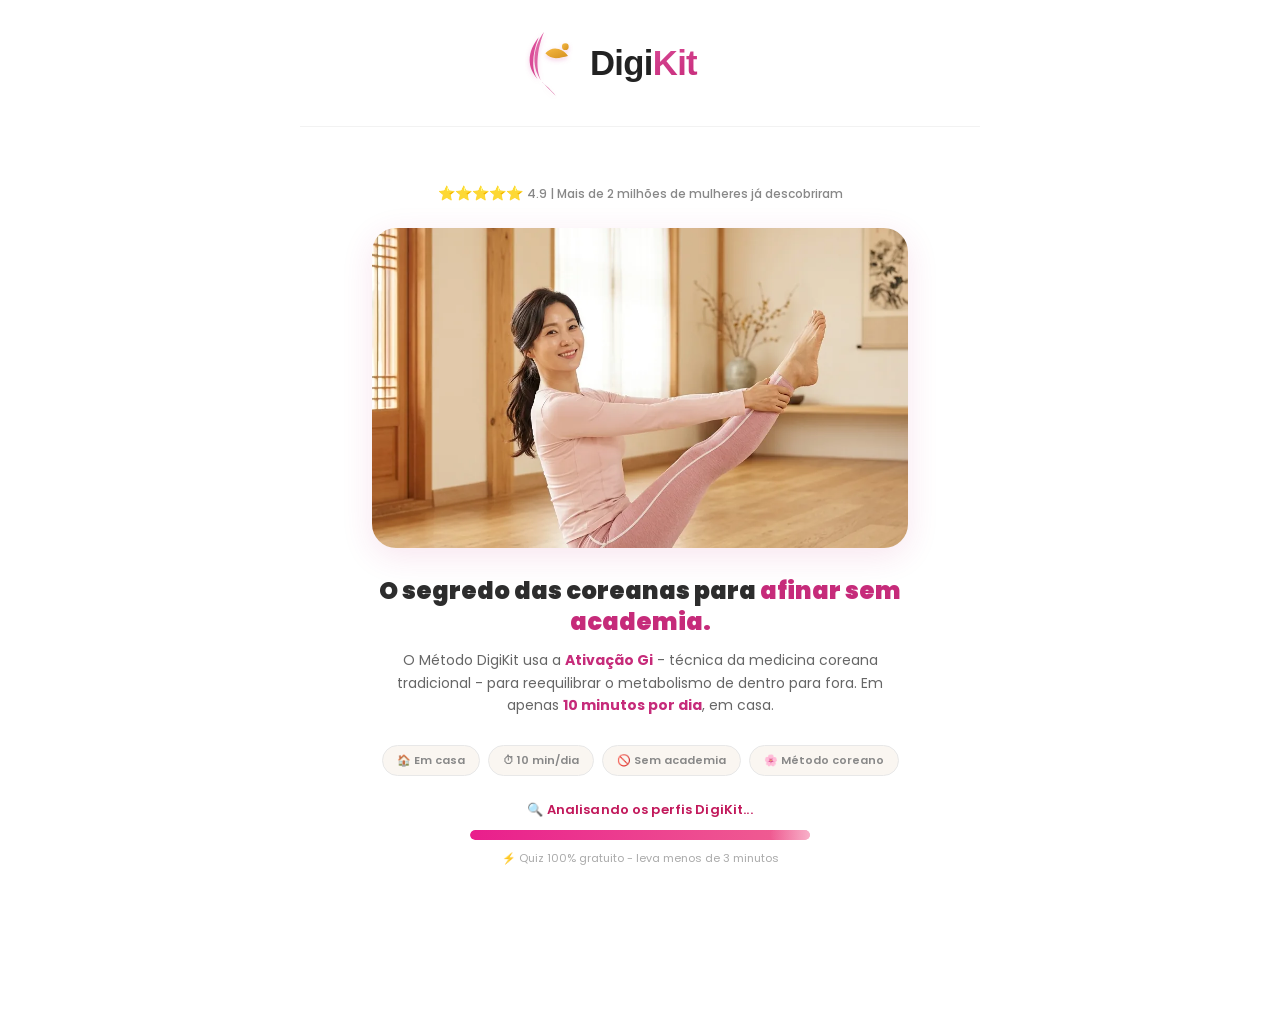
<file: index.html>
<!DOCTYPE html>

<html lang="pt-BR">
<head>
<meta charset="utf-8"/>
<meta content="width=device-width, initial-scale=1.0" name="viewport"/>
<title>Método DigiKit - O segredo das coreanas para afinar sem academia</title>
<meta content="Faça o quiz gratuito e descubra como o Método DigiKit pode transformar seu corpo em 21 dias com apenas 10 minutos por dia." name="description"/>
<script defer src="tracking-config.js"></script>
<script>
window.dataLayer = window.dataLayer || [];
(function(w,d,s,l,i){w[l]=w[l]||[];w[l].push({'gtm.start': new Date().getTime(),event:'gtm.js'});var f=d.getElementsByTagName(s)[0],j=d.createElement(s),dl=l!='dataLayer'?'&l='+l:'';j.async=true;j.src='https://www.googletagmanager.com/gtm.js?id='+i+dl;f.parentNode.insertBefore(j,f);})(window,document,'script','dataLayer','GTM-5SXNTQXJ');
</script>
<script defer src="tracking.js"></script>
<link as="image" fetchpriority="high" href="hero.webp" rel="preload"/>
<link as="image" fetchpriority="high" href="logo.svg" rel="preload"/>
<link href="styles.css" rel="stylesheet"/>
<style>
  /* Logo header */
  .logo-header {
    display: flex;
    align-items: center;
    gap: 8px;
    padding: 12px 20px;
    background: var(--white);
    border-bottom: 1px solid rgba(0,0,0,0.05);
  }
  .logo-header img {
    height: 44px;
    width: auto;
    max-width: 160px;
    object-fit: contain;
  }

  /* Progress bar area */
  .progress-area {
    margin: 24px auto 8px;
    width: 100%;
    max-width: 340px;
    text-align: center;
  }

  .progress-label {
    font-size: 13px;
    font-weight: 600;
    color: #c2185b;
    margin-bottom: 10px;
    min-height: 20px;
    transition: opacity 0.4s ease;
    letter-spacing: 0.01em;
  }

  .progress-track {
    width: 100%;
    height: 10px;
    background: #fce4ec;
    border-radius: 99px;
    overflow: hidden;
    position: relative;
  }

  .progress-fill {
    height: 100%;
    width: 0%;
    background: linear-gradient(90deg, #e91e8c, #f06292);
    border-radius: 99px;
    animation: fillBar 12s linear forwards;
    position: relative;
  }

  .progress-fill::after {
    content: '';
    position: absolute;
    top: 0;
    right: 0;
    width: 40px;
    height: 100%;
    background: linear-gradient(90deg, transparent, rgba(255,255,255,0.5));
    border-radius: 99px;
    animation: shimmer 1.2s ease-in-out infinite;
  }

  @keyframes fillBar {
    from { width: 0%; }
    to   { width: 100%; }
  }

  @keyframes shimmer {
    0%   { opacity: 0; }
    50%  { opacity: 1; }
    100% { opacity: 0; }
  }

  .progress-subtext {
    font-size: 11px;
    color: #aaa;
    margin-top: 10px;
    text-align: center;
  }
</style>
</head>
<body>

<div class="app-container" id="app">
<!-- LOGO HEADER -->
<div class="logo-header">
<img decoding="async" alt="Método DigiKit" src="logo.svg"/>
</div>
<!-- LANDING HERO -->
<div class="screen active" id="screenLanding">
<div class="hero-section">
<!-- Stars -->
<div class="hero-stars animate-fade">
        ⭐⭐⭐⭐⭐ <span>4.9 | Mais de 2 milhões de mulheres já descobriram</span>
</div>
<!-- Hero Image -->
<img decoding="async" alt="Método DigiKit" class="hero-image animate-fadeUp" src="hero.webp"/>
<!-- Headline -->
<h1 class="hero-headline animate-fadeUp">
        O segredo das coreanas para <em>afinar sem academia.</em>
</h1>
<p class="hero-subheadline animate-fadeUp">
        O Método DigiKit usa a <strong>Ativação Gi</strong> - técnica da medicina coreana
        tradicional - para reequilibrar o metabolismo de dentro para fora.
        Em apenas <strong>10 minutos por dia</strong>, em casa.
      </p>
<!-- Trust Badges -->
<div class="hero-badges animate-fadeUp">
<div class="hero-badge">🏠 Em casa</div>
<div class="hero-badge">⏱ 10 min/dia</div>
<div class="hero-badge">🚫 Sem academia</div>
<div class="hero-badge">🌸 Método coreano</div>
</div>
<!-- PROGRESS BAR (substitui o botão) -->
<div class="progress-area animate-fadeUp">
<div class="progress-label" id="progressLabel">🔍 Analisando os perfis DigiKit...</div>
<div class="progress-track">
<div class="progress-fill" id="progressFill"></div>
</div>
<p class="progress-subtext">⚡ Quiz 100% gratuito - leva menos de 3 minutos</p>
</div>
</div>
</div>
</div>
<script>
(function () {
  // ============================================================
  // VARIAÇÃO V2 — Novo checkout: pay.cakto.com.br/93ktrhz_1124109
  // ============================================================
  var NEW_CHECKOUT_URL = 'https://pay.cakto.com.br/93ktrhz_1124109';

  // Dispara evento de tracking imediatamente (100% dos visitantes)
  if (window.digikitTracking) {
    window.digikitTracking.track('landing_intro_continue', { location: 'landing_hero_auto' });
  }

  // Textos rotativos
  var labels = [
    '🔍 Analisando os perfis DigiKit...',
    '📊 Cruzando com os dados das alunas...',
    '✅ Seu Desafio de 21 dias está quase pronto!'
  ];
  var el = document.getElementById('progressLabel');
  var idx = 0;

  var rotateInterval = setInterval(function () {
    idx++;
    if (idx < labels.length) {
      el.style.opacity = '0';
      setTimeout(function () {
        el.textContent = labels[idx];
        el.style.opacity = '1';
      }, 400);
    } else {
      clearInterval(rotateInterval);
    }
  }, 4000); // troca a cada 4s: 0s, 4s, 8s → redirect em 12s

  // Redireciona após 12 segundos
  setTimeout(function () {
    if (window.digikitTracking) {
      window.digikitTracking.track('landing_to_quiz_click', { location: 'landing_progress_bar' });
    }
    // Marca a variação v2 no localStorage (persiste em todo o funil)
    try { localStorage.setItem('digikit_funnel_variant', 'wiapy'); } catch(e) {}
    // Preserva UTMs e fbclid na URL do quiz
    var params = window.location.search;
    window.location.href = 'quiz.html' + params;
  }, 12000);
})();
</script>
</body>
</html>
</file>
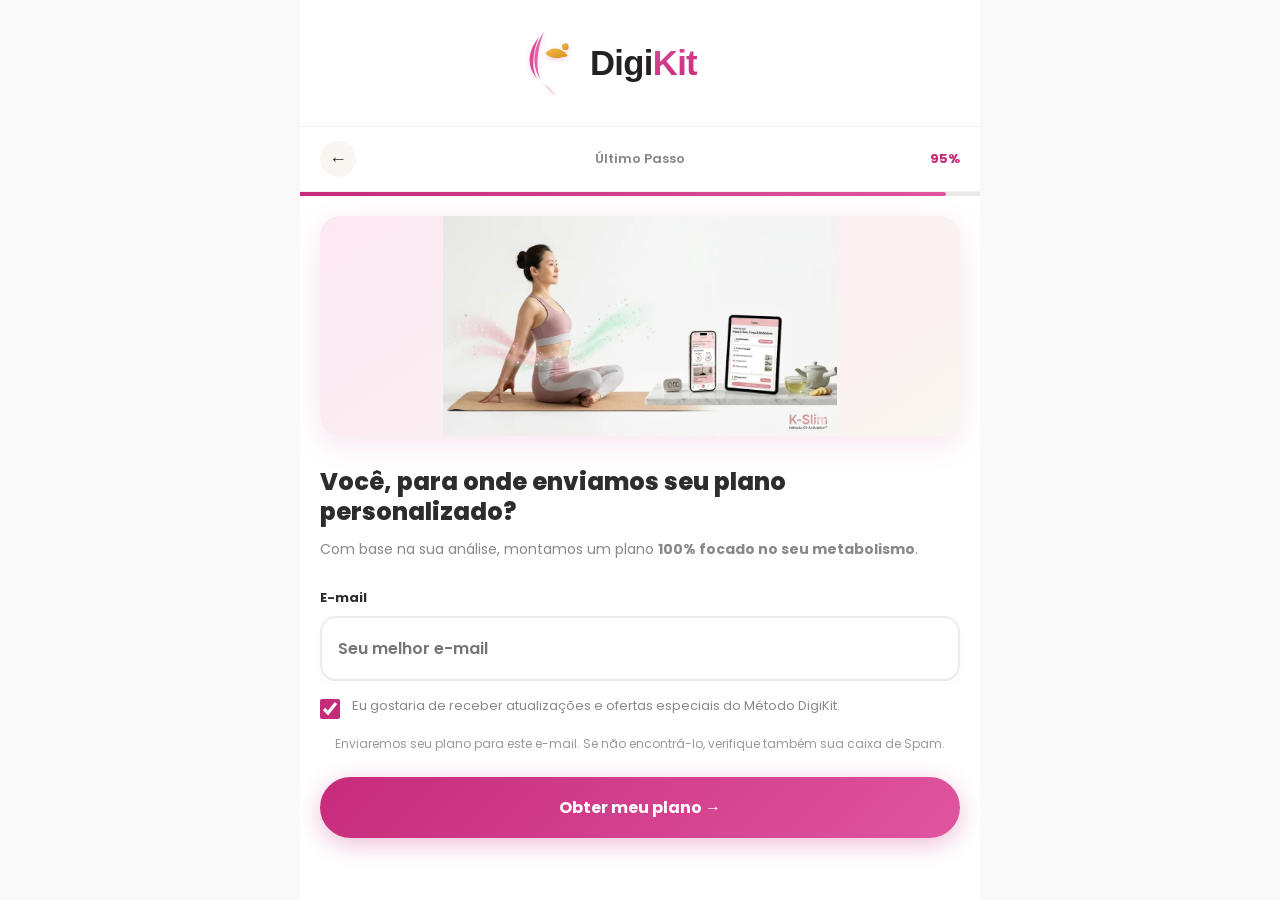
<file: email-capture.html>
<!DOCTYPE html>

<html lang="pt-BR">
<head>
<!-- UTMify: Captura de UTMs para rastreamento de ROI -->

<meta charset="utf-8"/>
<meta content="width=device-width, initial-scale=1.0" name="viewport"/>
<title>Último Passo — Método DigiKit</title>
<script src="tracking-config.js"></script>
<script>
window.dataLayer = window.dataLayer || [];
(function(w,d,s,l,i){w[l]=w[l]||[];w[l].push({'gtm.start': new Date().getTime(),event:'gtm.js'});var f=d.getElementsByTagName(s)[0],j=d.createElement(s),dl=l!='dataLayer'?'&l='+l:'';j.async=true;j.src='https://www.googletagmanager.com/gtm.js?id='+i+dl;f.parentNode.insertBefore(j,f);})(window,document,'script','dataLayer','GTM-5SXNTQXJ');
</script>
<script src="tracking.js"></script>
<link as="image" fetchpriority="high" href="img/email_hero.webp" rel="preload"/>
<link as="image" href="logo.webp" rel="preload"/>
<link href="https://fonts.googleapis.com/css2?family=Poppins:wght@400;500;600;700;800&amp;display=swap" rel="stylesheet"/>
<link href="styles.css" rel="stylesheet"/>
<style>
  body { background: #F9F9F9; }
  .fade-in-up {
    animation: fadeInUp 0.6s cubic-bezier(0.16, 1, 0.3, 1) forwards;
  }
  @keyframes fadeInUp {
    from { opacity: 0; transform: translateY(20px); }
    to { opacity: 1; transform: translateY(0); }
  }
  
  .hero-capture {
    width: 100%;
    height: 220px;
    object-fit: contain;
    border-radius: 20px;
    margin-bottom: 24px;
    background: linear-gradient(145deg, #fce8f3 0%, #FAF6F1 100%);
    box-shadow: var(--shadow);
  }

  .capture-title {
    font-size: 24px;
    font-weight: 800;
    color: var(--black);
    line-height: 1.25;
    margin-bottom: 12px;
  }

  .capture-text {
    font-size: 14px;
    color: var(--gray);
    line-height: 1.5;
    margin-bottom: 28px;
  }

  .input-wrapper {
    position: relative;
    margin-bottom: 24px;
  }

  .floating-label {
    position: absolute;
    left: 18px;
    top: 18px;
    font-size: 14px;
    color: #999;
    font-weight: 500;
    pointer-events: none;
    transition: 0.2s ease all;
  }

  .email-input {
    width: 100%;
    background: #fff;
    border: 2px solid #EBEBEB;
    border-radius: 16px;
    padding: 24px 18px 10px 18px;
    font-size: 16px;
    font-weight: 600;
    font-family: 'Poppins', sans-serif;
    color: var(--black);
    transition: all 0.3s ease;
    box-shadow: 0 4px 15px rgba(0,0,0,0.02);
  }

  .email-input:focus {
    outline: none;
    border-color: var(--pink);
    background: #fff;
    box-shadow: 0 0 0 4px rgba(198,43,122,0.1);
  }

  .email-input:focus ~ .floating-label,
  .email-input:not(:placeholder-shown) ~ .floating-label {
    top: 8px;
    font-size: 11px;
    color: var(--pink);
    font-weight: 600;
  }

  .error-msg {
    color: var(--red);
    font-size: 13px;
    margin-top: 8px;
    display: none;
    font-weight: 500;
  }

  .guarantee {
    display: flex;
    align-items: center;
    justify-content: center;
    gap: 8px;
    margin-top: 16px;
    font-size: 12px;
    color: #A0A0A0;
    font-weight: 500;
  }

  /* Specific fix for desktop container to look like the quiz */
  body {
    background: #F9F9F9;
  }
</style>
</head>
<body>

<div class="app-container">
<div class="logo-header" style="text-align: center; padding: 24px 0 16px;"><img decoding="async" alt="DigiKit" inline-block'" src="logo.svg" style="height: 38px; width: auto; display: inline-block;"/><span style="display:none;font-size:18px;font-weight:800;color:var(--pink)">DIGIKIT</span></div>
<div class="top-bar">
<button class="back-btn" onclick="goBack()">←</button>
<span class="section-title">Último Passo</span>
<span class="progress-pct">95%</span>
</div>
<div class="progress-bar-wrapper">
<div class="progress-bar-fill" style="width:95%"></div>
</div>
<!-- Capture Content -->
<div class="fade-in-up" style="padding: 20px;">
<!-- Imagem Hero Premium gerada -->
<img decoding="async" alt="Seu Plano DigiKit" class="hero-capture" src="img/email_hero.webp"/>
<h1 class="capture-title"><span id="uName"></span>, para onde enviamos seu plano personalizado?</h1>
<p class="capture-text">
      Com base na sua análise, montamos um plano <strong>100% focado no seu metabolismo</strong>.
    </p>
<!-- Label como no original -->
<div style="font-size: 13px; font-weight: 700; color: var(--black); margin-bottom: 8px;">E-mail</div>
<div class="input-wrapper" style="margin-bottom: 16px;">
<input class="email-input" id="emailInput" placeholder="Seu melhor e-mail" required="" style="padding: 18px 16px;" type="email"/>
<div class="error-msg" id="errorMsg">⚠️ Insira um e-mail válido com @ para continuar.</div>
</div>
<!-- Checkbox de Opt-in -->
<label style="display: flex; align-items: flex-start; gap: 12px; margin-bottom: 16px; cursor: pointer;">
<input checked="" id="updateOptin" style="width: 20px; height: 20px; margin-top: 2px; accent-color: var(--pink); cursor: pointer;" type="checkbox"/>
<span style="font-size: 13px; color: var(--gray); line-height: 1.4;">
        Eu gostaria de receber atualizações e ofertas especiais do Método DigiKit.
      </span>
</label>
<!-- Mini disclaimer -->
<div style="font-size: 12px; color: #999; text-align: center; margin-bottom: 24px;">
      Enviaremos seu plano para este e-mail. Se não encontrá-lo, verifique também sua caixa de Spam.
    </div>
<button class="cta-btn pulse-glow" id="submitBtn" onclick="submitEmail()">
      Obter meu plano →
    </button>
</div>
</div>
<script>
  // Puxar o nome do localStorage de forma segura
  let answers = {};
  try {
    const raw = localStorage.getItem('digikit_answers');
    if (raw && raw !== "null" && raw !== "undefined") {
      answers = JSON.parse(raw) || {};
    }
  } catch (e) {
    console.error("[DigiKit] localStorage bloqueado:", e);
  }

  if (answers.firstName) {
    const n = answers.firstName.charAt(0).toUpperCase() + answers.firstName.slice(1);
    document.getElementById('uName').innerText = n;
  } else {
    document.getElementById('uName').innerText = 'Você';
  }

  function goBack() {
    window.location.href = 'quiz.html';
  }

  function submitEmail() {
    const email = document.getElementById('emailInput').value;
    const errorMsg = document.getElementById('errorMsg');
    const btn = document.getElementById('submitBtn');

    // Regex de validação real de e-mail
    const emailRegex = /^[^\s@]+@[^\s@]+\.[^\s@]+$/;

    if (!email || !emailRegex.test(email)) {
      errorMsg.style.display = 'block';
      document.getElementById('emailInput').style.borderColor = 'var(--red)';
      return;
    }

    errorMsg.style.display = 'none';
    document.getElementById('emailInput').style.borderColor = 'var(--green)';

    // Loading state no botão
    btn.innerHTML = '<span style="opacity:0.8">Processando...</span>';
    btn.style.transform = 'scale(0.98)';
    btn.disabled = true;

    // Salva e avança de forma segura (funciona até em navegador privado/Instagram)
    let savedAnswers = {};
    try {
      const raw = localStorage.getItem('digikit_answers');
      if (raw && raw !== "null" && raw !== "undefined") {
        savedAnswers = JSON.parse(raw) || {};
      }
    } catch (e) {
      console.error("[DigiKit] localStorage bloqueado ao ler:", e);
    }

    savedAnswers.email = email;

    try {
      localStorage.setItem('digikit_answers', JSON.stringify(savedAnswers));
    } catch (e) {
      console.error("[DigiKit] localStorage bloqueado ao gravar:", e);
    }

    // Envia silenciosamente para o Systeme.io via funcao backend Vercel
    // Sem risco de bloquear o redirecionamento -- falha silenciosa garantida
    try {
      const name = savedAnswers.firstName || '';
      fetch('/funil/capture-lead.php', {
        method: 'POST',
        headers: { 'Content-Type': 'application/json' },
        keepalive: true, // Garante que o navegador termine de enviar mesmo se mudar de pagina
        body: JSON.stringify({ email: email, firstName: name })
      }).then(function(r) { return r.json(); }).then(function(data) {
        console.log('[DigiKit] Lead enviada ao Systeme.io:', data);
      }).catch(function(err) {
        console.error('[DigiKit] Falha silenciosa Systeme.io:', err);
      });
    } catch (err) {
      console.error('[DigiKit] Erro no envio silencioso:', err);
    }

    let isRedirecting = false;
    const redirect = () => {
      if (isRedirecting) return;
      isRedirecting = true;
      var _p = new URLSearchParams(window.location.search);
      var _co = _p.get('checkout_url');
      window.location.href = 'scratchcard.html' + (_co ? '?checkout_url=' + encodeURIComponent(_co) : '');
    };

    if (window.digikitTracking) {
      try {
        window.digikitTracking.track('lead_email_submit', {
          step: 'email_capture',
          email_domain: String(email).split('@')[1] || '',
          eventCallback: redirect,
          eventTimeout: 2000
        });
      } catch (err) {
        console.error("[DigiKit] Erro de tracking em submitEmail:", err);
        redirect();
      }
      // Fallback extra caso o GTM demore ou falhe
      setTimeout(redirect, 2500);
    } else {
      // Sem tracking: avança direto após 500ms
      setTimeout(redirect, 500);
    }
  }
</script>
</body>
</html>
</file>
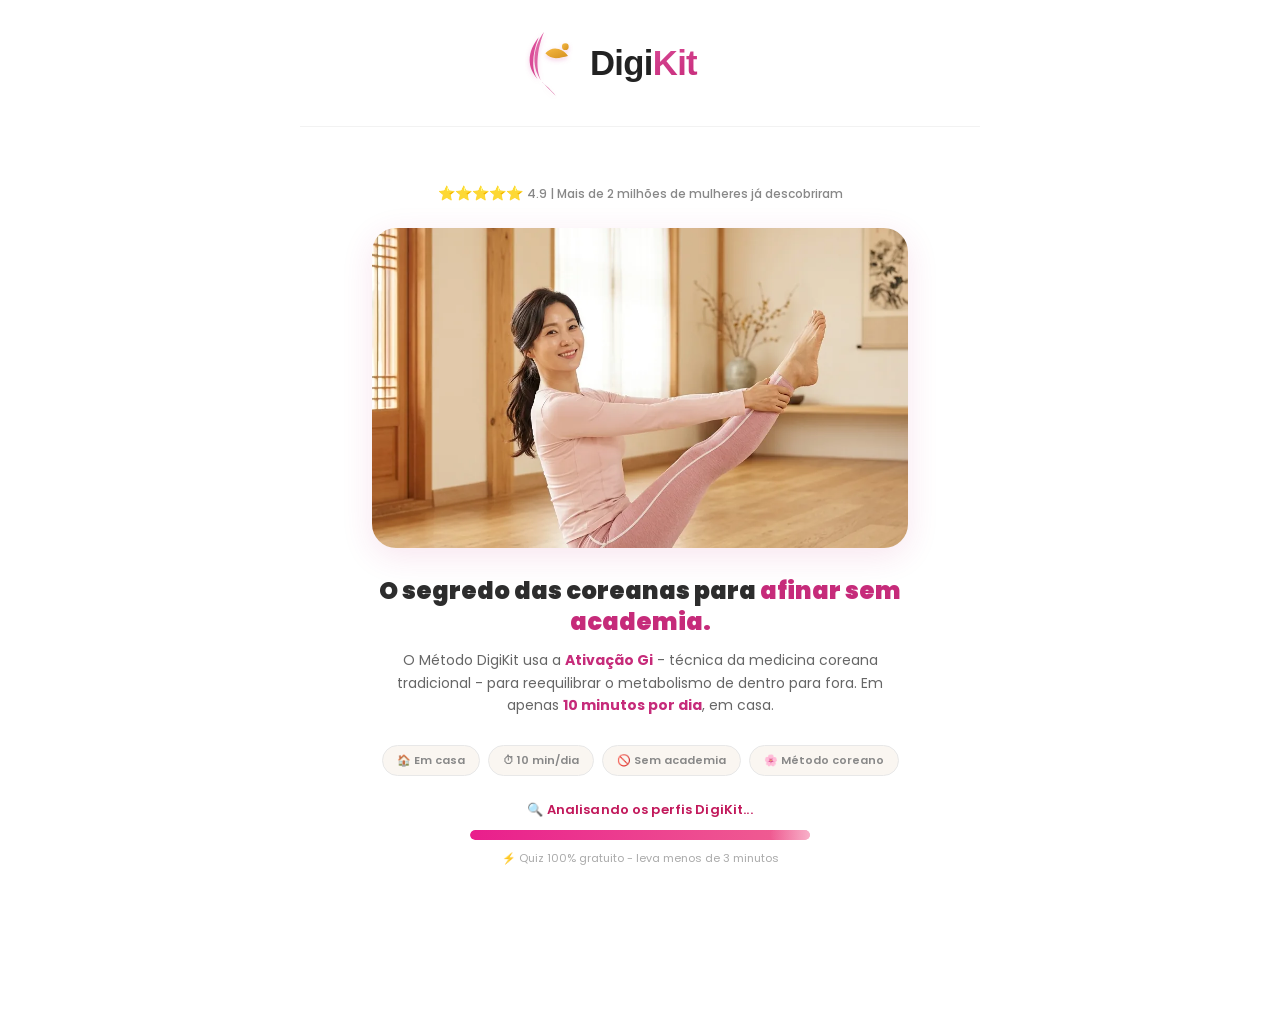
<file: index2-wiapy.html>
<!DOCTYPE html>

<html lang="pt-BR">
<head>
<meta charset="utf-8"/>
<meta content="width=device-width, initial-scale=1.0" name="viewport"/>
<title>Método DigiKit - O segredo das coreanas para afinar sem academia</title>
<meta content="Faça o quiz gratuito e descubra como o Método DigiKit pode transformar seu corpo em 21 dias com apenas 10 minutos por dia." name="description"/>
<script src="tracking-config.js"></script>
<script>
window.dataLayer = window.dataLayer || [];
(function(w,d,s,l,i){w[l]=w[l]||[];w[l].push({'gtm.start': new Date().getTime(),event:'gtm.js'});var f=d.getElementsByTagName(s)[0],j=d.createElement(s),dl=l!='dataLayer'?'&l='+l:'';j.async=true;j.src='https://www.googletagmanager.com/gtm.js?id='+i+dl;f.parentNode.insertBefore(j,f);})(window,document,'script','dataLayer','GTM-5SXNTQXJ');
</script>
<script src="tracking.js"></script>
<link as="image" fetchpriority="high" href="hero.webp" rel="preload"/>
<link as="image" href="logo.webp" rel="preload"/>
<link href="styles.css" rel="stylesheet"/>
<style>
  /* Logo header */
  .logo-header {
    display: flex;
    align-items: center;
    gap: 8px;
    padding: 12px 20px;
    background: var(--white);
    border-bottom: 1px solid rgba(0,0,0,0.05);
  }
  .logo-header img {
    height: 44px;
    width: auto;
    max-width: 160px;
    object-fit: contain;
  }

  /* Progress bar area */
  .progress-area {
    margin: 24px auto 8px;
    width: 100%;
    max-width: 340px;
    text-align: center;
  }

  .progress-label {
    font-size: 13px;
    font-weight: 600;
    color: #c2185b;
    margin-bottom: 10px;
    min-height: 20px;
    transition: opacity 0.4s ease;
    letter-spacing: 0.01em;
  }

  .progress-track {
    width: 100%;
    height: 10px;
    background: #fce4ec;
    border-radius: 99px;
    overflow: hidden;
    position: relative;
  }

  .progress-fill {
    height: 100%;
    width: 0%;
    background: linear-gradient(90deg, #e91e8c, #f06292);
    border-radius: 99px;
    animation: fillBar 12s linear forwards;
    position: relative;
  }

  .progress-fill::after {
    content: '';
    position: absolute;
    top: 0;
    right: 0;
    width: 40px;
    height: 100%;
    background: linear-gradient(90deg, transparent, rgba(255,255,255,0.5));
    border-radius: 99px;
    animation: shimmer 1.2s ease-in-out infinite;
  }

  @keyframes fillBar {
    from { width: 0%; }
    to   { width: 100%; }
  }

  @keyframes shimmer {
    0%   { opacity: 0; }
    50%  { opacity: 1; }
    100% { opacity: 0; }
  }

  .progress-subtext {
    font-size: 11px;
    color: #aaa;
    margin-top: 10px;
    text-align: center;
  }
</style>
</head>
<body>

<div class="app-container" id="app">
<!-- LOGO HEADER -->
<div class="logo-header">
<img decoding="async" alt="Método DigiKit" src="logo.svg"/>
</div>
<!-- LANDING HERO -->
<div class="screen active" id="screenLanding">
<div class="hero-section">
<!-- Stars -->
<div class="hero-stars animate-fade">
        ⭐⭐⭐⭐⭐ <span>4.9 | Mais de 2 milhões de mulheres já descobriram</span>
</div>
<!-- Hero Image -->
<img decoding="async" alt="Método DigiKit" class="hero-image animate-fadeUp" src="hero.webp"/>
<!-- Headline -->
<h1 class="hero-headline animate-fadeUp">
        O segredo das coreanas para <em>afinar sem academia.</em>
</h1>
<p class="hero-subheadline animate-fadeUp">
        O Método DigiKit usa a <strong>Ativação Gi</strong> - técnica da medicina coreana
        tradicional - para reequilibrar o metabolismo de dentro para fora.
        Em apenas <strong>10 minutos por dia</strong>, em casa.
      </p>
<!-- Trust Badges -->
<div class="hero-badges animate-fadeUp">
<div class="hero-badge">🏠 Em casa</div>
<div class="hero-badge">⏱ 10 min/dia</div>
<div class="hero-badge">🚫 Sem academia</div>
<div class="hero-badge">🌸 Método coreano</div>
</div>
<!-- PROGRESS BAR (substitui o botão) -->
<div class="progress-area animate-fadeUp">
<div class="progress-label" id="progressLabel">🔍 Analisando os perfis DigiKit...</div>
<div class="progress-track">
<div class="progress-fill" id="progressFill"></div>
</div>
<p class="progress-subtext">⚡ Quiz 100% gratuito - leva menos de 3 minutos</p>
</div>
</div>
</div>
</div>
<script>
(function () {
  // ============================================================
  // VARIAÇÃO V2 — Novo checkout: pay.cakto.com.br/93ktrhz_1124109
  // ============================================================
  var NEW_CHECKOUT_URL = 'https://pay.cakto.com.br/93ktrhz_1124109';

  // Dispara evento de tracking imediatamente (100% dos visitantes)
  if (window.digikitTracking) {
    window.digikitTracking.track('landing_intro_continue', { location: 'landing_hero_auto' });
  }

  // Textos rotativos
  var labels = [
    '🔍 Analisando os perfis DigiKit...',
    '📊 Cruzando com os dados das alunas...',
    '✅ Seu Desafio de 21 dias está quase pronto!'
  ];
  var el = document.getElementById('progressLabel');
  var idx = 0;

  var rotateInterval = setInterval(function () {
    idx++;
    if (idx < labels.length) {
      el.style.opacity = '0';
      setTimeout(function () {
        el.textContent = labels[idx];
        el.style.opacity = '1';
      }, 400);
    } else {
      clearInterval(rotateInterval);
    }
  }, 4000); // troca a cada 4s: 0s, 4s, 8s → redirect em 12s

  // Redireciona após 12 segundos
  setTimeout(function () {
    if (window.digikitTracking) {
      window.digikitTracking.track('landing_to_quiz_click', { location: 'landing_progress_bar' });
    }
    // Marca a variação v2 no localStorage (persiste em todo o funil)
    try { localStorage.setItem('digikit_funnel_variant', 'wiapy'); } catch(e) {}
    // Preserva UTMs e fbclid na URL do quiz
    var params = window.location.search;
    window.location.href = 'quiz.html' + params;
  }, 12000);
})();
</script>
</body>
</html>
</file>
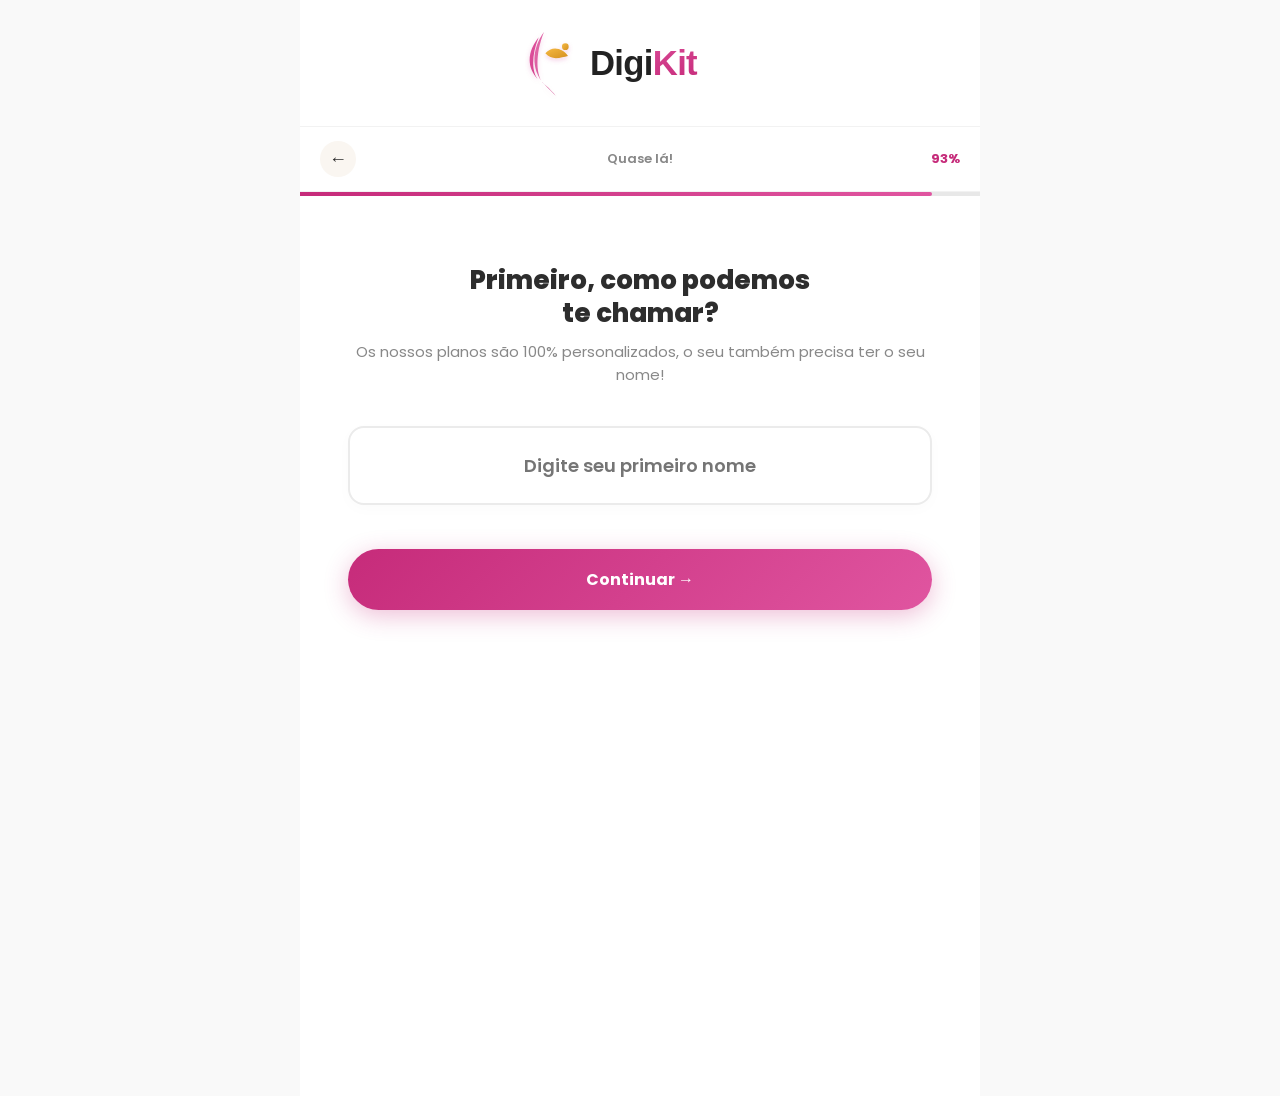
<file: name-capture.html>
<!DOCTYPE html>

<html lang="pt-BR">
<head>
<!-- UTMify: Captura de UTMs para rastreamento de ROI -->

<meta charset="utf-8"/>
<meta content="width=device-width, initial-scale=1.0" name="viewport"/>
<title>Seu Nome — Método DigiKit</title>
<script src="tracking-config.js"></script>
<script>
window.dataLayer = window.dataLayer || [];
(function(w,d,s,l,i){w[l]=w[l]||[];w[l].push({'gtm.start': new Date().getTime(),event:'gtm.js'});var f=d.getElementsByTagName(s)[0],j=d.createElement(s),dl=l!='dataLayer'?'&l='+l:'';j.async=true;j.src='https://www.googletagmanager.com/gtm.js?id='+i+dl;f.parentNode.insertBefore(j,f);})(window,document,'script','dataLayer','GTM-5SXNTQXJ');
</script>
<script src="tracking.js"></script>
<link href="https://fonts.googleapis.com/css2?family=Poppins:wght@400;500;600;700;800&amp;display=swap" rel="stylesheet"/>
<link href="styles.css" rel="stylesheet"/>
<style>
  body { background: #F9F9F9; }
  .fade-in-up {
    animation: fadeInUp 0.6s cubic-bezier(0.16, 1, 0.3, 1) forwards;
  }
  @keyframes fadeInUp { from { opacity: 0; transform: translateY(20px); } to { opacity: 1; transform: translateY(0); } }
  
  .capture-title { font-size: 26px; font-weight: 800; color: var(--black); line-height: 1.25; margin-bottom: 12px; margin-top: 32px; text-align: center; }
  .capture-text { font-size: 15px; color: var(--gray); line-height: 1.5; margin-bottom: 40px; text-align: center; }
  
  .input-wrapper { position: relative; margin-bottom: 24px; }
  .name-input { width: 100%; background: #fff; border: 2px solid #EBEBEB; border-radius: 16px; padding: 24px 18px 24px 18px; font-size: 18px; font-weight: 600; font-family: 'Poppins', sans-serif; color: var(--black); transition: all 0.3s ease; box-shadow: 0 4px 15px rgba(0,0,0,0.02); text-align: center; }
  .name-input:focus { outline: none; border-color: var(--pink); background: #fff; box-shadow: 0 0 0 4px rgba(198,43,122,0.1); }
  .error-msg { color: var(--red); font-size: 13px; margin-top: 8px; display: none; font-weight: 500; text-align: center; }
</style>
</head>
<body>

<div class="app-container">
<div class="logo-header" style="text-align: center; padding: 24px 0 16px;">
<img decoding="async" alt="DigiKit"  src="logo.svg" style="height: 38px; width: auto; display: inline-block;"/>
</div>
<div class="top-bar">
<button class="back-btn" onclick="history.back()">←</button>
<span class="section-title">Quase lá!</span>
<span class="progress-pct">93%</span>
</div>
<div class="progress-bar-wrapper">
<div class="progress-bar-fill" style="width:93%"></div>
</div>
<div class="screen active fade-in-up" style="display:block; min-height: 100vh;">
<h1 class="capture-title">Primeiro, como podemos<br/>te chamar?</h1>
<p class="capture-text">
      Os nossos planos são 100% personalizados, o seu também precisa ter o seu nome!
    </p>
<div class="input-wrapper">
<input class="name-input" id="nameInput" placeholder="Digite seu primeiro nome" required="" type="text"/>
<div class="error-msg" id="errorMsg">⚠️ Por favor, digite seu nome.</div>
</div>
<!-- CTA button with fixed wrapper -->
<div class="cta-fixed" style="position: relative; background: none; padding: 20px 0; max-width: 100%; transform: none; left: 0;">
<button class="cta-btn pulse-glow" id="submitBtn" onclick="submitName()">
        Continuar →
      </button>
</div>
</div>
</div>
<script>
  function submitName() {
    const name = document.getElementById('nameInput').value.trim();
    const errorMsg = document.getElementById('errorMsg');
    
    if(!name || name.length < 2) {
      errorMsg.style.display = 'block';
      document.getElementById('nameInput').style.borderColor = 'var(--red)';
      return;
    }
    
    errorMsg.style.display = 'none';
    document.getElementById('nameInput').style.borderColor = 'var(--green)';
    document.getElementById('submitBtn').innerHTML = 'Calculando...';

    const answers = JSON.parse(localStorage.getItem('digikit_answers') || '{}');
    answers.firstName = name;
    localStorage.setItem('digikit_answers', JSON.stringify(answers));

    if (window.digikitTracking) {
      window.digikitTracking.track('lead_name_submit', {
        step: 'name_capture',
        name_length: name.length
      });
    }

    setTimeout(() => {
      var _p = new URLSearchParams(window.location.search);
      var _co = _p.get('checkout_url');
      window.location.href = 'profile-review.html' + (_co ? '?checkout_url=' + encodeURIComponent(_co) : '');
    }, 600);
  }
</script>
</body>
</html>
</file>
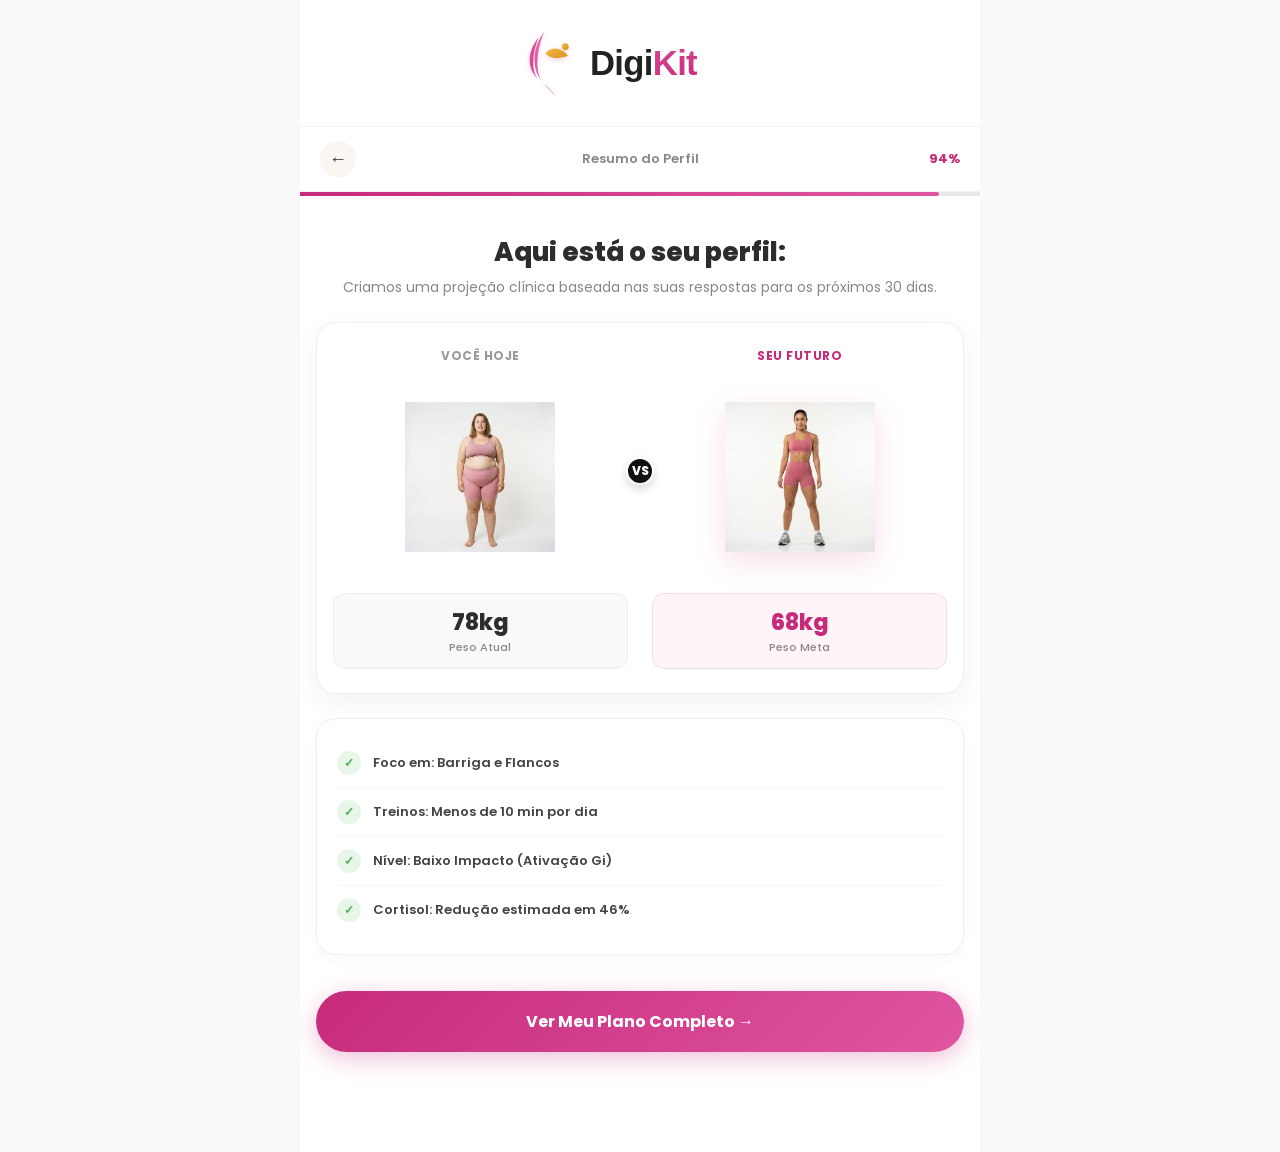
<file: profile-review.html>
<!DOCTYPE html>

<html lang="pt-BR">
<head>
<!-- UTMify: Captura de UTMs para rastreamento de ROI -->

<meta charset="utf-8"/>
<meta content="width=device-width, initial-scale=1.0" name="viewport"/>
<title>Seu Perfil — Método DigiKit</title>
<script src="tracking-config.js"></script>
<script>
window.dataLayer = window.dataLayer || [];
(function(w,d,s,l,i){w[l]=w[l]||[];w[l].push({'gtm.start': new Date().getTime(),event:'gtm.js'});var f=d.getElementsByTagName(s)[0],j=d.createElement(s),dl=l!='dataLayer'?'&l='+l:'';j.async=true;j.src='https://www.googletagmanager.com/gtm.js?id='+i+dl;f.parentNode.insertBefore(j,f);})(window,document,'script','dataLayer','GTM-5SXNTQXJ');
</script>
<script src="tracking.js"></script>
<link href="https://fonts.googleapis.com/css2?family=Poppins:wght@400;500;600;700;800&amp;display=swap" rel="stylesheet"/>
<link href="styles.css" rel="stylesheet"/>
<style>
  body { background: #F9F9F9; }
  .fade-in-up {
    animation: fadeInUp 0.6s cubic-bezier(0.16, 1, 0.3, 1) forwards;
  }
  @keyframes fadeInUp { from { opacity: 0; transform: translateY(20px); } to { opacity: 1; transform: translateY(0); } }
  
  .capture-title { font-size: 26px; font-weight: 800; color: var(--black); line-height: 1.25; margin-bottom: 8px; margin-top: 16px; text-align: center; }
  .capture-title span { color: var(--pink); }
  .capture-text { font-size: 14px; color: var(--gray); line-height: 1.5; margin-bottom: 24px; text-align: center; }
  
  /* BOX DE COMPARAÇÃO */
  .compare-box { background: #fff; border-radius: 20px; box-shadow: 0 10px 30px rgba(0,0,0,0.05); padding: 24px 16px; margin-bottom: 24px; display: flex; justify-content: space-between; align-items: flex-start; border: 1px solid #EEE; position: relative; }
  
  .side { display: flex; flex-direction: column; align-items: center; width: 48%; }
  .side-title { font-size: 12px; font-weight: 700; color: #999; text-transform: uppercase; margin-bottom: 12px; letter-spacing: 0.5px; }
  .side-img { width: 100%; max-width: 150px; height: 200px; object-fit: contain; object-position: center; border-radius: 12px; opacity: 0.95; margin-bottom: 16px; }
  .side-metric { background: #F9F9F9; width: 100%; border-radius: 12px; padding: 12px 8px; text-align: center; border: 1px solid #EEE; }
  .metric-val { font-size: 22px; font-weight: 800; color: var(--black); }
  .metric-lbl { font-size: 11px; color: var(--gray); font-weight: 500; }
  
  /* Destaque Futuro */
  .side.future .side-title { color: var(--pink); }
  .side.future .side-img { opacity: 1; border-radius: 12px; box-shadow: none; filter: drop-shadow(0 10px 15px rgba(198,43,122,0.15)); }
  .side.future .side-metric { background: #FFF4F8; border-color: #F0DCE5; }
  .side.future .metric-val { color: var(--pink); }
  
  /* VS Badge - Perfeitamente centralizado entre as imagens de altura fixa (200px) */
  .vs-badge { position: absolute; left: 50%; top: 148px; transform: translate(-50%, -50%); background: #111; color: #fff; font-size: 12px; font-weight: 800; width: 28px; height: 28px; display: flex; align-items: center; justify-content: center; border-radius: 50%; box-shadow: 0 4px 10px rgba(0,0,0,0.15); z-index: 10; border: 2px solid #fff; }

  /* LISTA DE ATIVIDADES */
  .profile-list { background: #fff; border-radius: 20px; box-shadow: 0 4px 15px rgba(0,0,0,0.03); padding: 20px; margin-bottom: 24px; border: 1px solid #EEE; }
  .pl-item { display: flex; align-items: center; gap: 12px; padding: 12px 0; border-bottom: 1px solid #F5F5F5; }
  .pl-item:last-child { border-bottom: none; }
  .pl-icon { background: #E8F5E9; color: #4CAF50; width: 24px; height: 24px; display: flex; align-items: center; justify-content: center; border-radius: 50%; font-size: 12px; font-weight: 800; }
  .pl-text { font-size: 13px; font-weight: 600; color: #444; }

</style>
</head>
<body>

<div class="app-container">
<div class="logo-header" style="text-align: center; padding: 24px 0 16px;">
<img decoding="async" alt="DigiKit"  src="logo.svg" style="height: 38px; width: auto; display: inline-block;"/>
</div>
<div class="top-bar">
<button class="back-btn" onclick="history.back()">←</button>
<span class="section-title">Resumo do Perfil</span>
<span class="progress-pct">94%</span>
</div>
<div class="progress-bar-wrapper">
<div class="progress-bar-fill" style="width:94%"></div>
</div>
<div class="screen active fade-in-up" style="display:block; min-height: 100vh; padding: 24px 16px 60px;">
<h1 class="capture-title" id="mainTitle">Aqui está o seu perfil:</h1>
<p class="capture-text">
      Criamos uma projeção clínica baseada nas suas respostas para os próximos 30 dias.
    </p>
<!-- BOX DE COMPARAÇÃO VISUAL -->
<div class="compare-box">
<!-- Lado Esq: Agora -->
<div class="side">
<div class="side-title">VOCÊ HOJE</div>
<img decoding="async" alt="Atual" class="side-img" id="imgAntes" loading="lazy" src="img/b_antes_1.webp"/>
<div class="side-metric">
<div class="metric-val"><span id="wCurrent">78</span>kg</div>
<div class="metric-lbl">Peso Atual</div>
</div>
</div>
<div class="vs-badge">VS</div>
<!-- Lado Dir: Futuro -->
<div class="side future">
<div class="side-title">SEU FUTURO</div>
<img decoding="async" alt="Objetivo" class="side-img" id="imgDepois" loading="lazy" src="img/b_depois_1.webp"/>
<div class="side-metric">
<div class="metric-val"><span id="wGoal">65</span>kg</div>
<div class="metric-lbl">Peso Meta</div>
</div>
</div>
</div>
<!-- LISTA DE SOLUÇÃO -->
<div class="profile-list">
<div class="pl-item">
<div class="pl-icon">✓</div>
<div class="pl-text">Foco em: Barriga e Flancos</div>
</div>
<div class="pl-item">
<div class="pl-icon">✓</div>
<div class="pl-text">Treinos: Menos de 10 min por dia</div>
</div>
<div class="pl-item">
<div class="pl-icon">✓</div>
<div class="pl-text">Nível: Baixo Impacto (Ativação Gi)</div>
</div>
<div class="pl-item">
<div class="pl-icon">✓</div>
<div class="pl-text">Cortisol: Redução estimada em 46%</div>
</div>
</div>
<!-- CTA button with fixed wrapper -->
<div class="cta-fixed" style="position: relative; background: none; padding: 12px 0 40px; max-width: 100%; transform: none; left: 0;">
<button class="cta-btn pulse-glow" onclick="goToEmailCapture()">
        Ver Meu Plano Completo →
      </button>
</div>
</div>
</div>
<script>
  // Puxar os dados salvos do localStorage
  const answers = JSON.parse(localStorage.getItem('digikit_answers') || '{}');
  
  if (answers.firstName) {
    document.getElementById('mainTitle').innerHTML = `<span>${answers.firstName}</span>, aqui está o seu perfil:`;
  }

  // 1. PESO ATUAL E PESO META PERSONALIZADO DA USUÁRIA
  const currentW = answers.weight || 78;
  const targetW = answers.targetWeight || (answers.q9 ? parseFloat(answers.q9) : null) || (currentW > 60 ? currentW - 10 : currentW - 4);
  
  document.getElementById('wCurrent').innerText = Math.round(currentW);
  document.getElementById('wGoal').innerText = Math.round(targetW);

  // 2. FOTOGRAFIAS REAIS — MESMA ETNIA CAUCASIANA (CORPO CHEIO vs CORPO FIT)
  let antesSrc = 'img/b_antes_1.webp';
  let depoisSrc = 'img/b_depois_1.webp';

  const imgAntes = document.getElementById('imgAntes');
  const imgDepois = document.getElementById('imgDepois');
  
  if (imgAntes) imgAntes.src = antesSrc;
  if (imgDepois) imgDepois.src = depoisSrc;

  // 3. ZONAS ALVO PERSONALIZADAS (q6)
  if (answers.q6) {
    const zones = Array.isArray(answers.q6) ? answers.q6 : [answers.q6];
    const zoneLabels = {
      'barriga': 'Barriga e Flancos',
      'gluteos': 'Glúteos',
      'coxas': 'Coxas e Quadris',
      'bracos': 'Braços e Ombros'
    };
    const formattedZones = zones.map(z => zoneLabels[z] || z).join(', ');
    const focoEl = document.querySelector('.profile-list .pl-item:first-child .pl-text');
    if (focoEl && formattedZones) {
      focoEl.innerText = 'Foco em: ' + formattedZones;
    }
  }

  function goToEmailCapture() {
    if (window.digikitTracking) {
      window.digikitTracking.track('profile_review_continue', {
        step: 'profile_review'
      });
    }
    setTimeout(function () {
      var _p = new URLSearchParams(window.location.search);
      var _co = _p.get('checkout_url');
      window.location.href = 'email-capture.html' + (_co ? '?checkout_url=' + encodeURIComponent(_co) : '');
    }, 120);
  }
</script>
</body>
</html>
</file>
<file: styles.css>
/* ============================================================
   MÉTODO K-SLIM — DESIGN SYSTEM
   Paleta K-beauty | Poppins | Mobile-first
   ============================================================ */

@import url('https://fonts.googleapis.com/css2?family=Poppins:wght@400;500;600;700;800;900&display=swap');

/* ===== RESET & BASE ===== */
*, *::before, *::after { margin:0; padding:0; box-sizing:border-box; }

html {
  font-size: 16px;
  scroll-behavior: smooth;
  -webkit-tap-highlight-color: transparent;
}

body {
  font-family: 'Poppins', -apple-system, sans-serif;
  background: #FAF6F1;
  color: #2D2D2D;
  min-height: 100vh;
  overflow-x: hidden;
  -webkit-font-smoothing: antialiased;
}

/* ===== CSS VARIABLES ===== */
:root {
  --pink:       #C62B7A;
  --pink-dark:  #A01F63;
  --pink-light: #fdf0f7;
  --cream:      #FAF6F1;
  --gold:       #E8A030;
  --green:      #3D9970;
  --red:        #D63031;
  --black:      #2D2D2D;
  --gray:       #888888;
  --gray-light: #E8E8E8;
  --white:      #FFFFFF;
  --shadow:     0 8px 32px rgba(198,43,122,0.12);
  --shadow-lg:  0 12px 48px rgba(198,43,122,0.18);
  --radius:     16px;
  --radius-lg:  24px;
  --radius-xl:  50px;
  --transition: all 0.3s cubic-bezier(0.4, 0, 0.2, 1);
}

/* ===== LAYOUT — MOBILE FRAME ===== */
.app-container {
  max-width: 480px;
  margin: 0 auto;
  min-height: 100vh;
  background: var(--white);
  position: relative;
  overflow: hidden;
}

/* ===== BRAND HEADER ===== */
.logo-header {
  display: flex !important;
  align-items: center !important;
  justify-content: center !important;
  padding: 16px 20px 14px !important;
  background: var(--white) !important;
  border-bottom: 1px solid rgba(0,0,0,0.05) !important;
}

.logo-header img {
  display: block;
  height: 96px !important;
  width: auto !important;
  max-width: 320px !important;
  object-fit: contain !important;
}

/* ===== HEADER / TOP BAR ===== */
.top-bar {
  display: flex;
  align-items: center;
  justify-content: space-between;
  padding: 14px 20px;
  background: var(--white);
  border-bottom: 1px solid rgba(0,0,0,0.05);
  position: sticky;
  top: 0;
  z-index: 100;
}

.top-bar .back-btn {
  width: 36px;
  height: 36px;
  border: none;
  background: var(--cream);
  border-radius: 50%;
  display: flex;
  align-items: center;
  justify-content: center;
  cursor: pointer;
  font-size: 18px;
  color: var(--black);
  transition: var(--transition);
}
.top-bar .back-btn:active { transform: scale(0.9); }

.top-bar .section-title {
  font-size: 13px;
  font-weight: 600;
  color: var(--gray);
  text-align: center;
  flex: 1;
}

.top-bar .progress-pct {
  font-size: 13px;
  font-weight: 700;
  color: var(--pink);
  min-width: 36px;
  text-align: right;
}

/* ===== PROGRESS BAR ===== */
.progress-bar-wrapper {
  height: 4px;
  background: var(--gray-light);
  position: relative;
}
.progress-bar-fill {
  height: 100%;
  background: linear-gradient(90deg, var(--pink), #e055a0);
  border-radius: 0 4px 4px 0;
  transition: width 0.6s cubic-bezier(0.34, 1.2, 0.64, 1);
}

/* ===== SCREEN CONTAINER ===== */
.screen {
  display: none;
  padding: 28px 24px 100px;
  animation: screenIn 0.4s ease;
  min-height: calc(100vh - 60px);
}
.screen.active { display: block; }

@keyframes screenIn {
  from { opacity: 0; transform: translateX(30px); }
  to   { opacity: 1; transform: translateX(0); }
}

/* ===== QUESTION STYLES ===== */
.question-emoji {
  font-size: 48px;
  text-align: center;
  margin-bottom: 12px;
}

.question-image {
  width: 100%;
  max-height: 200px;
  object-fit: contain;
  border-radius: var(--radius);
  margin-bottom: 16px;
}

.question-title {
  font-size: 22px;
  font-weight: 800;
  color: var(--black);
  text-align: center;
  line-height: 1.35;
  margin-bottom: 8px;
}

.question-subtitle {
  font-size: 13px;
  color: var(--gray);
  text-align: center;
  margin-bottom: 24px;
  line-height: 1.5;
}

/* ===== OPTION BUTTONS ===== */
.options-list {
  display: flex;
  flex-direction: column;
  gap: 12px;
}

.option-btn {
  display: flex;
  align-items: center;
  justify-content: space-between;
  width: 100%;
  padding: 16px 20px;
  background: var(--white);
  border: 2px solid var(--gray-light);
  border-radius: var(--radius);
  font-family: 'Poppins', sans-serif;
  font-size: 15px;
  font-weight: 500;
  color: var(--black);
  cursor: pointer;
  transition: var(--transition);
  text-align: left;
  line-height: 1.4;
}

.option-btn:hover {
  border-color: var(--pink);
  background: var(--pink-light);
}

.option-btn.selected {
  border-color: var(--pink);
  background: var(--pink-light);
  color: var(--pink);
  font-weight: 600;
}

.option-btn .radio-dot {
  width: 22px;
  height: 22px;
  border-radius: 50%;
  border: 2px solid var(--gray-light);
  flex-shrink: 0;
  transition: var(--transition);
  position: relative;
}
.option-btn.selected .radio-dot {
  border-color: var(--pink);
  background: var(--pink);
}
.option-btn.selected .radio-dot::after {
  content: '✓';
  position: absolute;
  top: 50%;
  left: 50%;
  transform: translate(-50%, -50%);
  color: white;
  font-size: 12px;
  font-weight: 800;
}

/* Checkbox style (multi-select) */
.option-btn .check-box {
  width: 22px;
  height: 22px;
  border-radius: 6px;
  border: 2px solid var(--gray-light);
  flex-shrink: 0;
  transition: var(--transition);
  position: relative;
}
.option-btn.selected .check-box {
  border-color: var(--pink);
  background: var(--pink);
}
.option-btn.selected .check-box::after {
  content: '✓';
  position: absolute;
  top: 50%;
  left: 50%;
  transform: translate(-50%, -50%);
  color: white;
  font-size: 12px;
  font-weight: 800;
}

/* ===== IMAGE GRID OPTIONS (body areas, exercises) ===== */
.options-grid {
  display: grid;
  grid-template-columns: 1fr 1fr;
  gap: 12px;
}

.option-card {
  background: var(--cream);
  border: 2px solid transparent;
  border-radius: var(--radius);
  padding: 12px;
  text-align: center;
  cursor: pointer;
  transition: var(--transition);
}
.option-card:hover { border-color: var(--pink); }
.option-card.selected {
  border-color: var(--pink);
  background: var(--pink-light);
}

.option-card img {
  width: 100%;
  height: 100px;
  object-fit: cover;
  border-radius: 10px;
  margin-bottom: 8px;
}
.option-card .card-label {
  font-size: 13px;
  font-weight: 600;
  color: var(--black);
}
.option-card.selected .card-label { color: var(--pink); }

.option-card .card-radio {
  width: 18px;
  height: 18px;
  border-radius: 50%;
  border: 2px solid var(--gray-light);
  margin: 6px auto 0;
  transition: var(--transition);
}
.option-card.selected .card-radio {
  border-color: var(--pink);
  background: var(--pink);
}

/* ===== EXERCISE RATING (Gosto / Neutro / Não gosto) ===== */
.exercise-rating {
  display: flex;
  flex-direction: column;
  align-items: center;
  gap: 20px;
}

.exercise-img {
  width: 180px;
  height: 180px;
  border-radius: 20px;
  object-fit: cover;
  box-shadow: var(--shadow);
}

.rating-btns {
  display: flex;
  gap: 12px;
  width: 100%;
}
.rating-btn {
  flex: 1;
  padding: 14px 8px;
  border: 2px solid var(--gray-light);
  border-radius: var(--radius);
  background: var(--white);
  font-family: 'Poppins', sans-serif;
  font-size: 13px;
  font-weight: 600;
  color: var(--black);
  cursor: pointer;
  transition: var(--transition);
  text-align: center;
}
.rating-btn:hover { border-color: var(--pink); }
.rating-btn.selected {
  border-color: var(--pink);
  background: var(--pink);
  color: white;
}

/* ===== INPUT FIELDS (height, weight, name, email) ===== */
.input-group {
  margin: 20px 0;
}
.input-label {
  font-size: 12px;
  font-weight: 600;
  color: var(--gray);
  margin-bottom: 8px;
  display: block;
}
.input-field {
  width: 100%;
  padding: 16px 20px;
  border: 2px solid var(--gray-light);
  border-radius: var(--radius);
  font-family: 'Poppins', sans-serif;
  font-size: 18px;
  font-weight: 700;
  color: var(--black);
  text-align: center;
  outline: none;
  transition: var(--transition);
  background: var(--white);
}
.input-field:focus {
  border-color: var(--pink);
  box-shadow: 0 0 0 4px rgba(198,43,122,0.1);
}
.input-field::placeholder {
  color: #ccc;
  font-weight: 400;
}

.unit-toggle {
  display: flex;
  gap: 0;
  background: var(--cream);
  border-radius: 30px;
  padding: 3px;
  margin-bottom: 16px;
  width: fit-content;
  margin-left: auto;
  margin-right: auto;
}
.unit-btn {
  padding: 8px 24px;
  border: none;
  border-radius: 30px;
  font-family: 'Poppins', sans-serif;
  font-size: 13px;
  font-weight: 700;
  cursor: pointer;
  transition: var(--transition);
  background: transparent;
  color: var(--gray);
}
.unit-btn.active {
  background: var(--white);
  color: var(--pink);
  box-shadow: 0 2px 8px rgba(0,0,0,0.08);
}

/* ===== CTA BUTTON ===== */
.cta-btn {
  display: block;
  width: 100%;
  padding: 18px;
  background: linear-gradient(135deg, var(--pink), #e055a0);
  color: var(--white);
  font-family: 'Poppins', sans-serif;
  font-size: 16px;
  font-weight: 700;
  border: none;
  border-radius: var(--radius-xl);
  cursor: pointer;
  text-align: center;
  box-shadow: 0 6px 24px rgba(198,43,122,0.3);
  transition: var(--transition);
  position: relative;
  overflow: hidden;
}
.cta-btn:active {
  transform: scale(0.97);
  box-shadow: 0 3px 12px rgba(198,43,122,0.2);
}
.cta-btn:disabled {
  opacity: 0.5;
  cursor: not-allowed;
}
/* Botão fixo no rodapé */
.cta-fixed {
  position: fixed;
  bottom: 0;
  left: 50%;
  transform: translateX(-50%);
  max-width: 480px;
  width: 100%;
  padding: 16px 24px 28px;
  background: linear-gradient(to top, white 60%, transparent);
  z-index: 90;
}

/* ===== INFO SCREENS ===== */
.info-screen {
  text-align: center;
}
.info-screen .info-icon {
  font-size: 56px;
  margin-bottom: 16px;
}
.info-screen .info-title {
  font-size: 22px;
  font-weight: 800;
  color: var(--black);
  line-height: 1.35;
  margin-bottom: 16px;
}
.info-screen .info-text {
  font-size: 14px;
  color: #666;
  line-height: 1.7;
  text-align: left;
  margin-bottom: 20px;
}
.info-screen .info-text strong {
  color: var(--pink);
}

.info-highlight {
  background: var(--pink-light);
  border-left: 4px solid var(--pink);
  border-radius: 12px;
  padding: 16px;
  margin: 16px 0;
  text-align: left;
}
.info-highlight p {
  font-size: 13px;
  color: #555;
  line-height: 1.6;
}
.info-highlight strong { color: var(--pink); }

.info-stat {
  display: inline-block;
  background: var(--pink);
  color: white;
  font-size: 13px;
  font-weight: 700;
  padding: 8px 20px;
  border-radius: 30px;
  margin: 12px 0;
}

/* ===== HERO / LANDING ===== */
.hero-section {
  text-align: center;
  padding: 20px 24px 32px;
}
.hero-stars {
  font-size: 14px;
  color: var(--gold);
  margin-bottom: 4px;
}
.hero-stars span {
  font-size: 12px;
  color: var(--gray);
  font-weight: 500;
}
.hero-image {
  width: 100%;
  max-height: 320px;
  object-fit: cover;
  border-radius: var(--radius-lg);
  margin: 20px 0;
  box-shadow: var(--shadow);
}
.hero-headline {
  font-size: 24px;
  font-weight: 900;
  color: var(--black);
  line-height: 1.3;
  margin-bottom: 12px;
}
.hero-headline em {
  color: var(--pink);
  font-style: normal;
}
.hero-subheadline {
  font-size: 14px;
  color: #666;
  line-height: 1.6;
  margin-bottom: 28px;
}
.hero-subheadline strong { color: var(--pink); }

.hero-badges {
  display: flex;
  gap: 8px;
  justify-content: center;
  flex-wrap: wrap;
  margin-bottom: 24px;
}
.hero-badge {
  background: var(--cream);
  border: 1px solid var(--gray-light);
  border-radius: 30px;
  padding: 6px 14px;
  font-size: 11px;
  font-weight: 600;
  color: var(--gray);
  display: flex;
  align-items: center;
  gap: 4px;
}

/* ===== TIMER ===== */
.timer-bar {
  background: #FFF3CD;
  border: 1px solid var(--gold);
  border-radius: 12px;
  padding: 10px 16px;
  text-align: center;
  font-size: 13px;
  font-weight: 600;
  color: #856404;
  margin: 16px 0;
}
.timer-bar .timer-value {
  color: var(--red);
  font-weight: 800;
  font-size: 16px;
}

/* ===== ANIMATIONS ===== */
@keyframes fadeIn {
  from { opacity: 0; }
  to   { opacity: 1; }
}
@keyframes fadeInUp {
  from { opacity: 0; transform: translateY(16px); }
  to   { opacity: 1; transform: translateY(0); }
}
@keyframes slideUp {
  from { transform: translateY(100%); }
  to   { transform: translateY(0); }
}
@keyframes pulseGlow {
  0%, 100% { box-shadow: 0 6px 24px rgba(198,43,122,0.3); }
  50%      { box-shadow: 0 6px 32px rgba(198,43,122,0.5); }
}
.animate-fade   { animation: fadeIn 0.5s ease; }
.animate-fadeUp { animation: fadeInUp 0.5s ease; }
.animate-pulse  { animation: pulseGlow 2s infinite; }

/* ===== RESPONSIVE — MOBILE FIRST ===== */

/* Móvel padrão (até 480px) — O FUNIL É FEITO PARA MOBILE */
@media (max-width: 480px) {
  .app-container {
    max-width: 100%;
    border-radius: 0;
    min-height: 100vh;
    min-height: 100dvh; /* Dynamic viewport height — para browsers modernos */
  }

  .screen {
    padding: 20px 18px 120px;
  }

  /* Fonte adaptada para telas menores */
  .question-title { font-size: 19px; }
  .hero-headline { font-size: 21px; }
  .info-screen .info-title { font-size: 19px; }
  .hero-subheadline { font-size: 13px; }

  /* Hero image menor no mobile */
  .hero-image { max-height: 240px; }

  /* Touch targets: mínimo 44px de altura (WCAG) */
  .option-btn {
    min-height: 52px;
    padding: 14px 16px;
    font-size: 14px;
  }

  .rating-btn {
    min-height: 48px;
    padding: 12px 6px;
    font-size: 12px;
  }

  .cta-btn {
    padding: 16px;
    font-size: 15px;
    min-height: 54px;
  }

  /* Badges menores */
  .hero-badge {
    font-size: 10px;
    padding: 5px 10px;
  }

  /* Input fields maiores para toque fácil */
  .input-field {
    font-size: 22px;
    padding: 18px 16px;
    min-height: 60px;
  }

  /* Safe area para iPhones com notch */
  .cta-fixed {
    padding-bottom: calc(24px + env(safe-area-inset-bottom, 0px));
  }

  /* Options grid: 2 colunas menores */
  .options-grid { gap: 8px; }
  .option-card { padding: 10px; }
  .option-card img { height: 80px; }
  .option-card .card-label { font-size: 12px; }
}

/* Móvel muito pequeno (320px — iPhone SE) */
@media (max-width: 360px) {
  .screen { padding: 16px 14px 100px; }
  .question-title { font-size: 17px; }
  .hero-headline { font-size: 19px; }
  .option-btn { font-size: 13px; padding: 12px 14px; }
  .hero-image { max-height: 200px; }
  .hero-badges { gap: 6px; }
  .hero-badge { font-size: 9px; padding: 4px 8px; }
}

/* Desktop (>480px) — layout de site normal, igual ao concorrente */
@media (min-width: 481px) {
  body {
    background: #ffffff;
    display: block;
    padding: 0;
  }

  .app-container {
    max-width: 680px;
    border-radius: 0;
    box-shadow: none;
    min-height: 100vh;
    max-height: none;
    overflow-y: visible;
    overflow-x: hidden;
    margin: 0 auto;
    border-left: none;
    border-right: none;
    background: #fff;
  }

  /* Scrollbar do body no desktop */
  body::-webkit-scrollbar { width: 6px; }
  body::-webkit-scrollbar-thumb {
    background: var(--pink);
    border-radius: 4px;
  }
  body::-webkit-scrollbar-track { background: transparent; }

  /* Header fixo no topo em desktop */
  .logo-header {
    position: sticky;
    top: 0;
    z-index: 110;
  }

  /* CTA fixo funciona normalmente — mas respeita max-width do container */
  .cta-fixed {
    position: fixed;
    bottom: 0;
    left: 50%;
    transform: translateX(-50%);
    max-width: 680px;
    width: 100%;
    padding: 16px 32px 28px;
    background: linear-gradient(to top, white 70%, transparent);
    z-index: 90;
  }

  /* Mais espaço nas telas maiores */
  .screen {
    padding: 36px 48px 120px;
  }

  /* Fontes maiores no desktop */
  .question-title { font-size: 24px; }
  .info-screen .info-title { font-size: 23px; }

  /* Photo grid com imagens maiores */
  .photo-card img { height: 160px; }
}

/* Previne zoom em inputs no iOS */
@media screen and (max-width: 768px) {
  input[type="text"],
  input[type="email"],
  input[type="number"],
  input[type="tel"],
  select, textarea {
    font-size: 16px !important;
  }
}

/* Disable hover effects on touch devices */
@media (hover: none) and (pointer: coarse) {
  .option-btn:hover {
    border-color: var(--gray-light);
    background: var(--white);
  }
  .option-card:hover { border-color: transparent; }
  .rating-btn:hover { border-color: var(--gray-light); }
}
</file>
